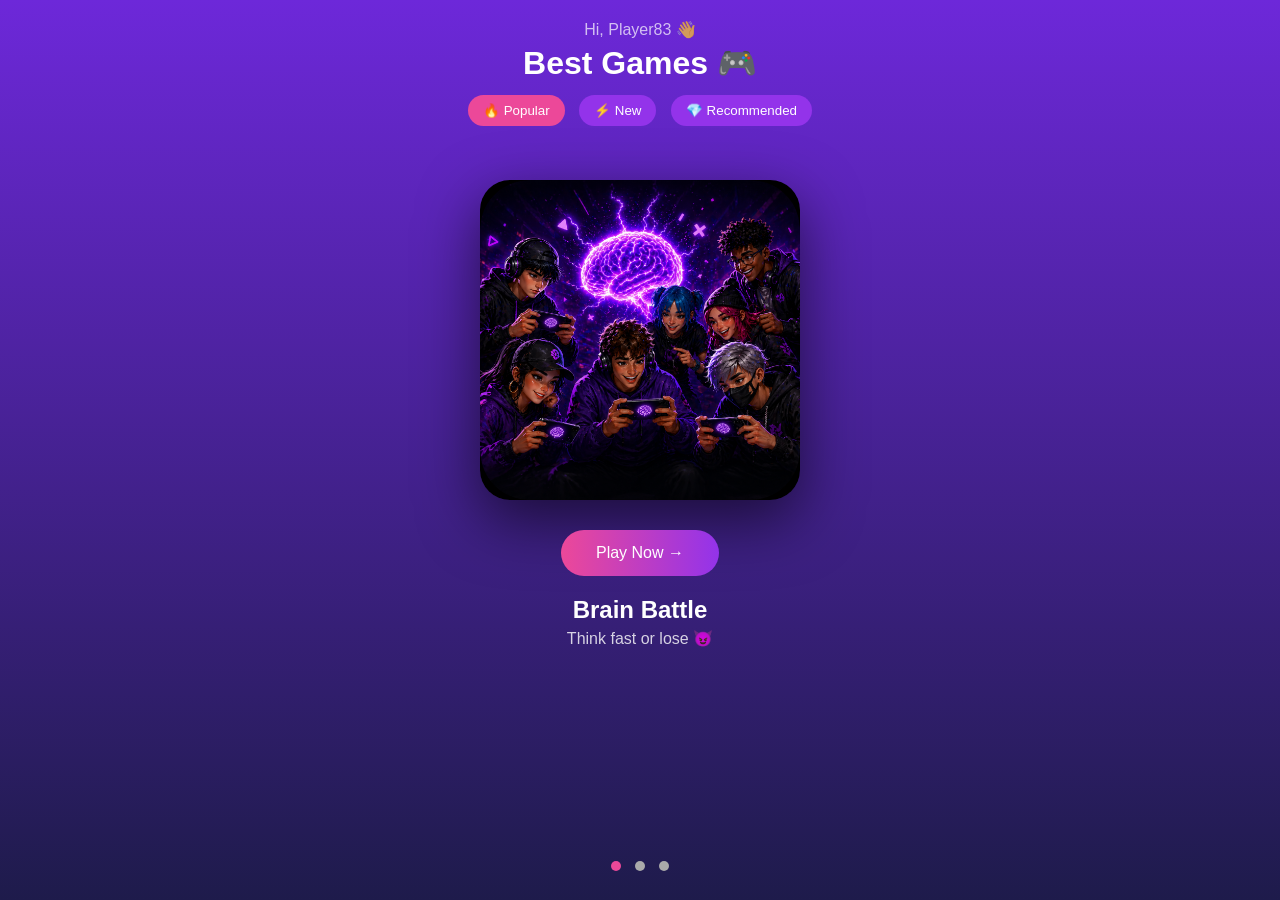
<file: games/games.html>
<!DOCTYPE html>
<html lang="en">
<head>
<meta charset="UTF-8">
<meta name="viewport" content="width=device-width, initial-scale=1.0">
<title>Best Games 🎮</title>
<link rel="icon" type="image/png" href="logo (2).png">
<link rel="stylesheet" href="games.css">
</head>

<body>

<div class="header">
  <p id="playerName">Hi</p>
  <h1>Best Games 🎮</h1>
</div>


<div class="tabs">
  <button onclick="goSlide(0)" class="active">🔥 Popular</button>
  <button onclick="goSlide(1)">⚡ New</button>
  <button onclick="goSlide(2)">💎 Recommended</button>
</div>


<!-- SLIDER -->
<div class="slider">

  <!-- GAME 1 -->
  <div class="slide">

    <div class="game-card">
      <img src="images/brain.png">
    </div>

    <!-- 🔥 BUTTON BELOW IMAGE -->
    <a href="brain-battle/game.html" class="play-btn">Play Now →</a>

    <h2>Brain Battle</h2>
    <p>Think fast or lose 😈</p>

  </div>

  <!-- GAME 2 -->
  <div class="slide">

    <div class="game-card">
      <img src="images/rizz.png">
    </div>

    <a href="rizz-tapper/rizz.html" class="play-btn">Play Now →</a>

    <h2>Rizz Tapper</h2>
    <p>Tap fast, go crazy 😵‍💫</p>

  </div>

  <!-- GAME 3 -->
  <div class="slide">

    <div class="game-card">
      <img src="images/vote.png">
    </div>

    <a href="vote-zone/index.html" class="play-btn">Play Now →</a>

    <h2>Vote Zone</h2>
    <p>Your opinion matters 💬</p>

  </div>

</div>

<!-- DOTS -->
<div class="dots">
  <span class="active"></span>
  <span></span>
  <span></span>
</div>
<script src="games.js"></script>
</body>
</html>
</file>
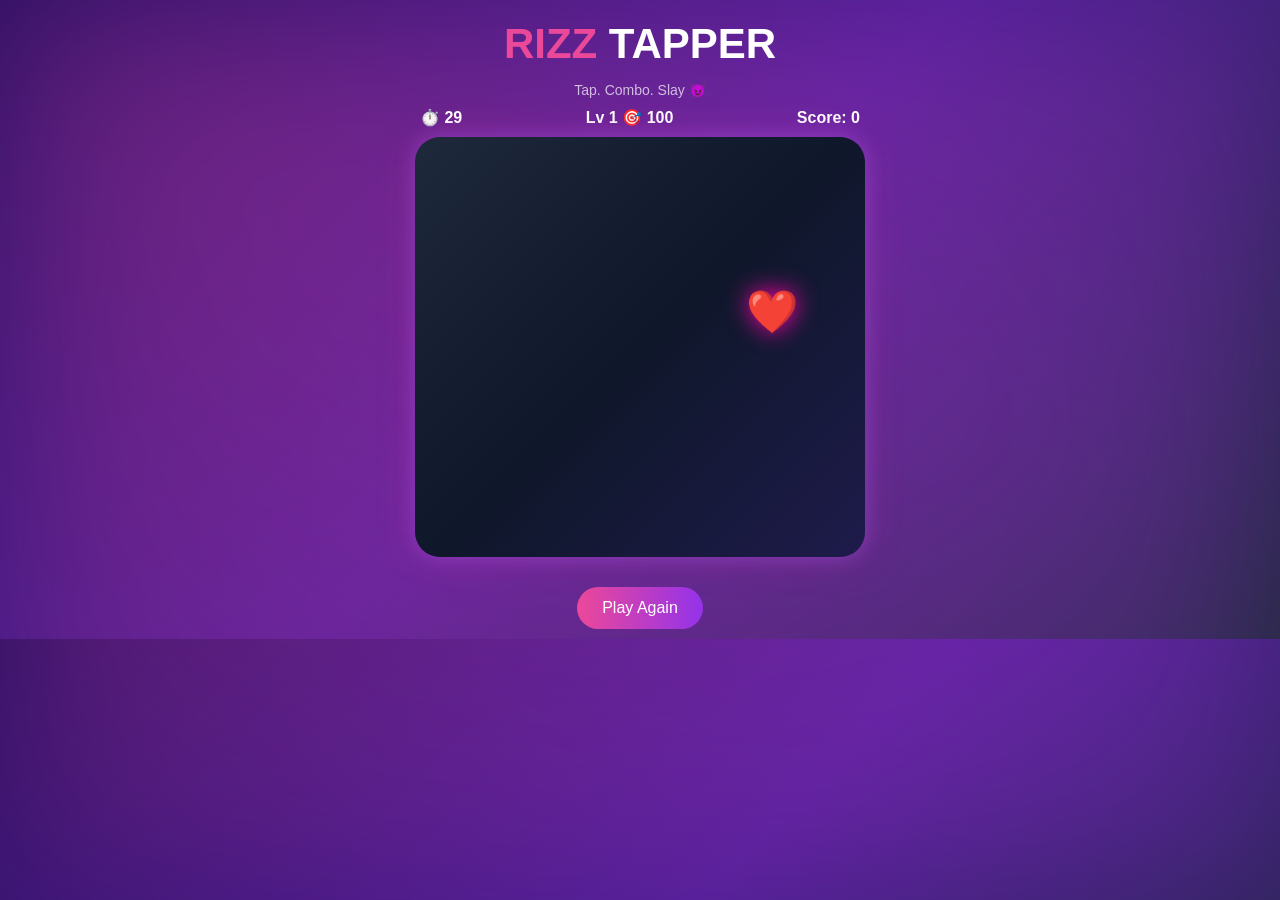
<file: games/rizz-tapper/rizz.html>
<!DOCTYPE html>
<html lang="en">
<head>
<meta charset="UTF-8">
<meta name="viewport" content="width=device-width, initial-scale=1.0">
<title>Rizz Tapper 🔥</title>
<link rel="icon" type="image/png" href="logo (2).png">
<link rel="stylesheet" href="rizz.css">
</head>

<body>

<div class="bg-glow"></div>

<div class="container">

  <!-- TITLE -->
  <h1 class="title">
    <span class="rizz">RIZZ</span> TAPPER
  </h1>

  <p class="subtitle">Tap. Combo. Slay 😈</p>

  <!--  TOP BAR (cleaned) -->
  <div class="top-bar">
    <span id="timer">⏱️ 35</span>
    <span id="level">Lv 1 🎯 100</span>
    <span id="score">Score: 0</span>
  </div>

  <!--  GAME AREA -->
  <div id="gameArea"></div>

  <!-- RESULT -->
  <div id="result" class="hidden">
    <h2 id="finalScore"></h2>
    <button onclick="startGame()">Play Again</button>
  </div>

</div>

<script src="rizz.js"></script>

</body>
</html>
</file>
<file: games/games.css>
*{
  margin:0;
  padding:0;
  box-sizing:border-box;
}

html, body{
  height:100%;
  overflow:hidden;
  font-family:sans-serif;
  background:linear-gradient(180deg,#6d28d9,#1e1b4b);
  color:white;
}

/* HEADER */
.header{
  position:absolute;
  top:20px;
  width:100%;
  text-align:center;
  z-index:10;
}

.header p{
  opacity:0.7;
}

.header h1{
  margin-top:5px;
}

/* TABS */
.tabs{
  position:absolute;
  top:90px;
  width:100%;
  text-align:center;
}

.tabs button{
  padding:8px 15px;
  border:none;
  border-radius:20px;
  margin:5px;
  background:#9333ea;
  color:white;
}

.tabs .active{
  background:#ec4899;
}

/* SLIDER */
.slider{
  display:flex;
  height:100vh;
  overflow-x:auto;
  scroll-snap-type:x mandatory;
}

.slider::-webkit-scrollbar{
  display:none;
}

/* SLIDE */
.slide{
  min-width:100%;
  height:100vh;

  display:flex;
  flex-direction:column;
  align-items:center;

  justify-content:flex-start;

  padding-top:180px; 
}

/* CARD */
.game-card{
  width:85%;
  max-width:320px;
  aspect-ratio:1/1;

  border-radius:30px;
  overflow:hidden;

  box-shadow:0 20px 60px rgba(0,0,0,0.6);

  margin-bottom:20px; /* 🔥 important */
}

/* IMAGE */
.game-card img{
  width:100%;
  height:100%;
  object-fit:cover;
  object-position:center 65%;
}

/* PLAY BUTTON (🔥 BELOW IMAGE) */
.play-btn{
  margin-top:10px;
  margin-bottom:10px; /* 🔥 spacing control */

  padding:14px 35px;
  border-radius:30px;

  background:linear-gradient(90deg,#ec4899,#9333ea);
  color:white;
  text-decoration:none;
}

/* TEXT */
.slide h2{
  margin-top:10px;
}

.slide p{
  margin-top:5px;
  opacity:0.8;
}

/* DOTS */
.dots{
  position:absolute;
  bottom:20px;
  width:100%;
  text-align:center;
}

.dots span{
  height:10px;
  width:10px;
  background:#aaa;
  display:inline-block;
  border-radius:50%;
  margin:5px;
}

.dots span.active{
  background:#ec4899;
}
</file>
<file: games/rizz-tapper/rizz.css>
/* ============================= */
/* 🔥 BASE */
/* ============================= */

body{
  margin:0;
  font-family:sans-serif;
  background:linear-gradient(135deg,#2e1065,#4c1d95,#1e293b);
  color:white;
  overflow:auto;
}

/* glow background */
.bg-glow{
  position:fixed;
  width:100%;
  height:100%;
  z-index:-1;
  background:
    radial-gradient(circle at 20% 20%, #ec489944, transparent),
    radial-gradient(circle at 80% 50%, #9333ea44, transparent);
  filter: blur(80px);
}

/* ============================= */
/* 🔥 CONTAINER */
/* ============================= */

.container{
  text-align:center;
  padding:10px 15px;
  max-width:450px;
  margin:auto;
}

/* ============================= */
/* 🔥 TITLE */
/* ============================= */

.title{
  font-size:42px;
  font-weight:900;
  margin:10px 0;
}

.rizz{
  color:#ec4899;
}

.subtitle{
  opacity:0.7;
  margin-bottom:10px;
  font-size:14px;
}

/* ============================= */
/* 🔥 TOP BAR (NEW) */
/* ============================= */

.top-bar{
  display:flex;
  justify-content:space-between;
  align-items:center;
  margin:10px 0;
  font-size:16px;
  font-weight:600;
  padding:0 5px;
}

/* ============================= */
/* 🎮 GAME AREA */
/* ============================= */

#gameArea{
  position:relative;
  width:100%;
  height:420px;
  margin:10px auto;
  background: linear-gradient(135deg,#1e293b,#0f172a,#1e1b4b);
  border-radius:25px;
  overflow:hidden;

  box-shadow:
    0 0 20px rgba(168,85,247,0.4),
    0 0 40px rgba(236,72,153,0.2);
}

/* ============================= */
/* 🔥 EMOJI */
/* ============================= */

.emoji{
  position:absolute;
  font-size:42px;
  cursor:pointer;
  animation:pop 0.2s ease;
  transition: transform 0.2s ease;

  filter: drop-shadow(0 0 12px #ff00aa);
}

.emoji:hover{
  transform:scale(1.2);
}

.emoji:active{
  transform: scale(1.35);
}

/* animation */
@keyframes pop{
  from{transform:scale(0.5);}
  to{transform:scale(1);}
}

/* ============================= */
/* 🔥 BUTTON */
/* ============================= */

button{
  padding:12px 25px;
  border:none;
  border-radius:25px;
  background:linear-gradient(90deg,#ec4899,#9333ea);
  color:white;
  cursor:pointer;
  font-size:16px;
  margin-top:10px;
  transition:0.3s;
}

button:hover{
  transform:scale(1.05);
  box-shadow:0 0 15px rgba(236,72,153,0.5);
}

/* ============================= */
/* 🔥 RESULT */
/* ============================= */

#result{
  margin-top:15px;
}

/* ============================= */
/* 📱 MOBILE FIX */
/* ============================= */

@media (max-width:768px){

  .title{
    font-size:34px;
  }

  .subtitle{
    font-size:13px;
  }

  .top-bar{
    font-size:14px;
  }

  #gameArea{
    height:360px;
  }

}
</file>
